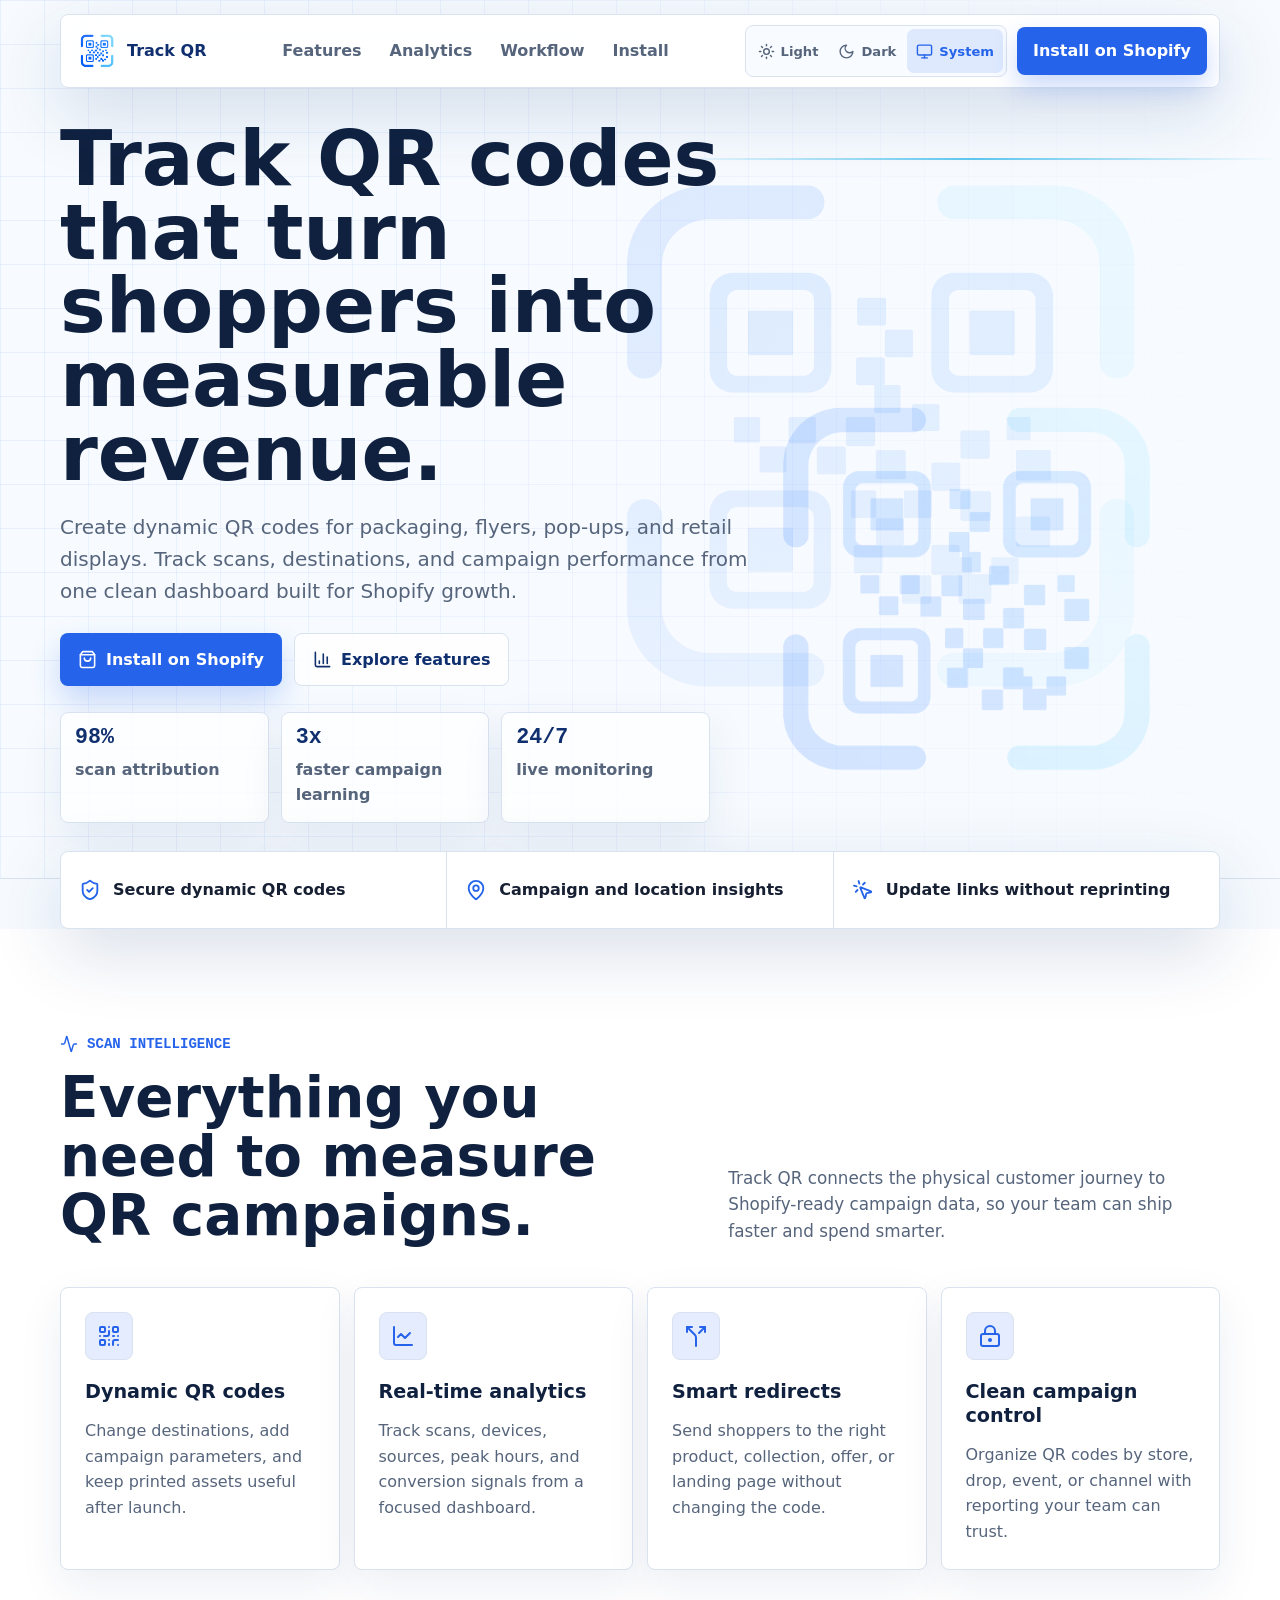
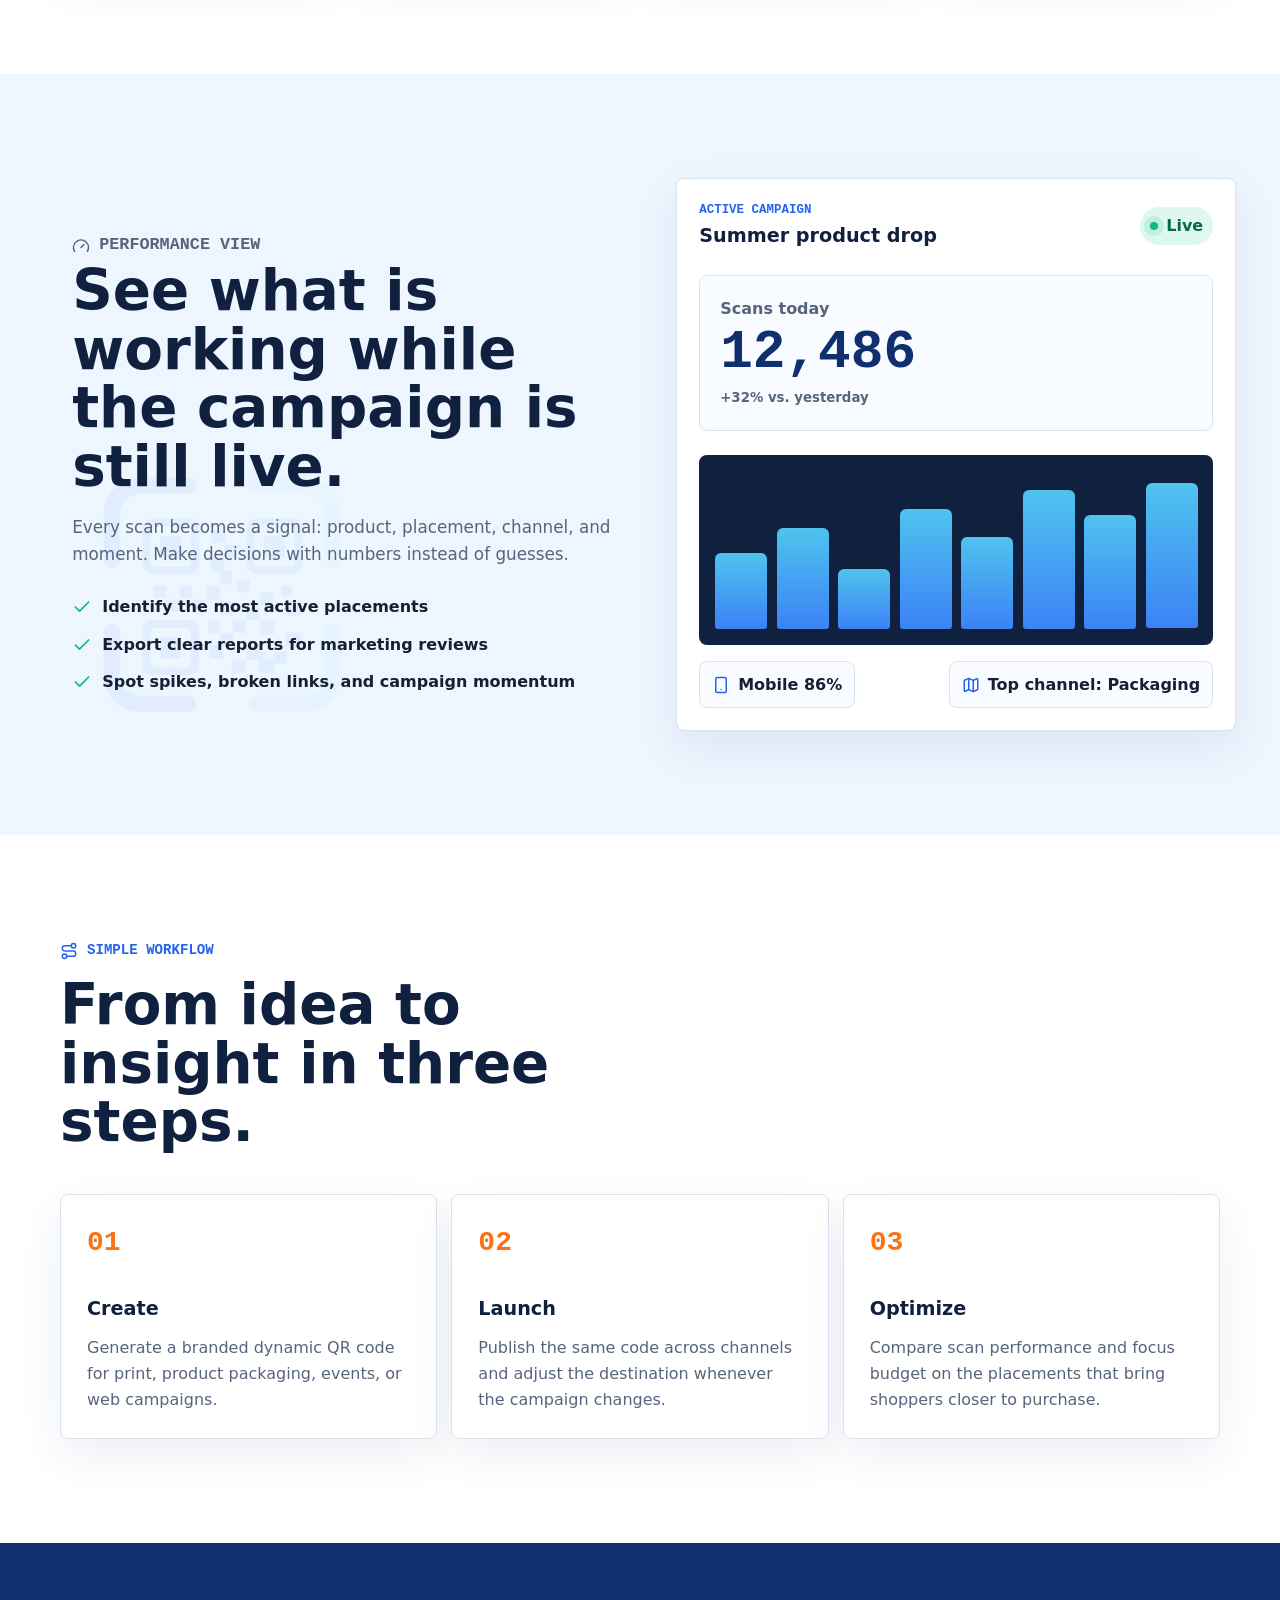
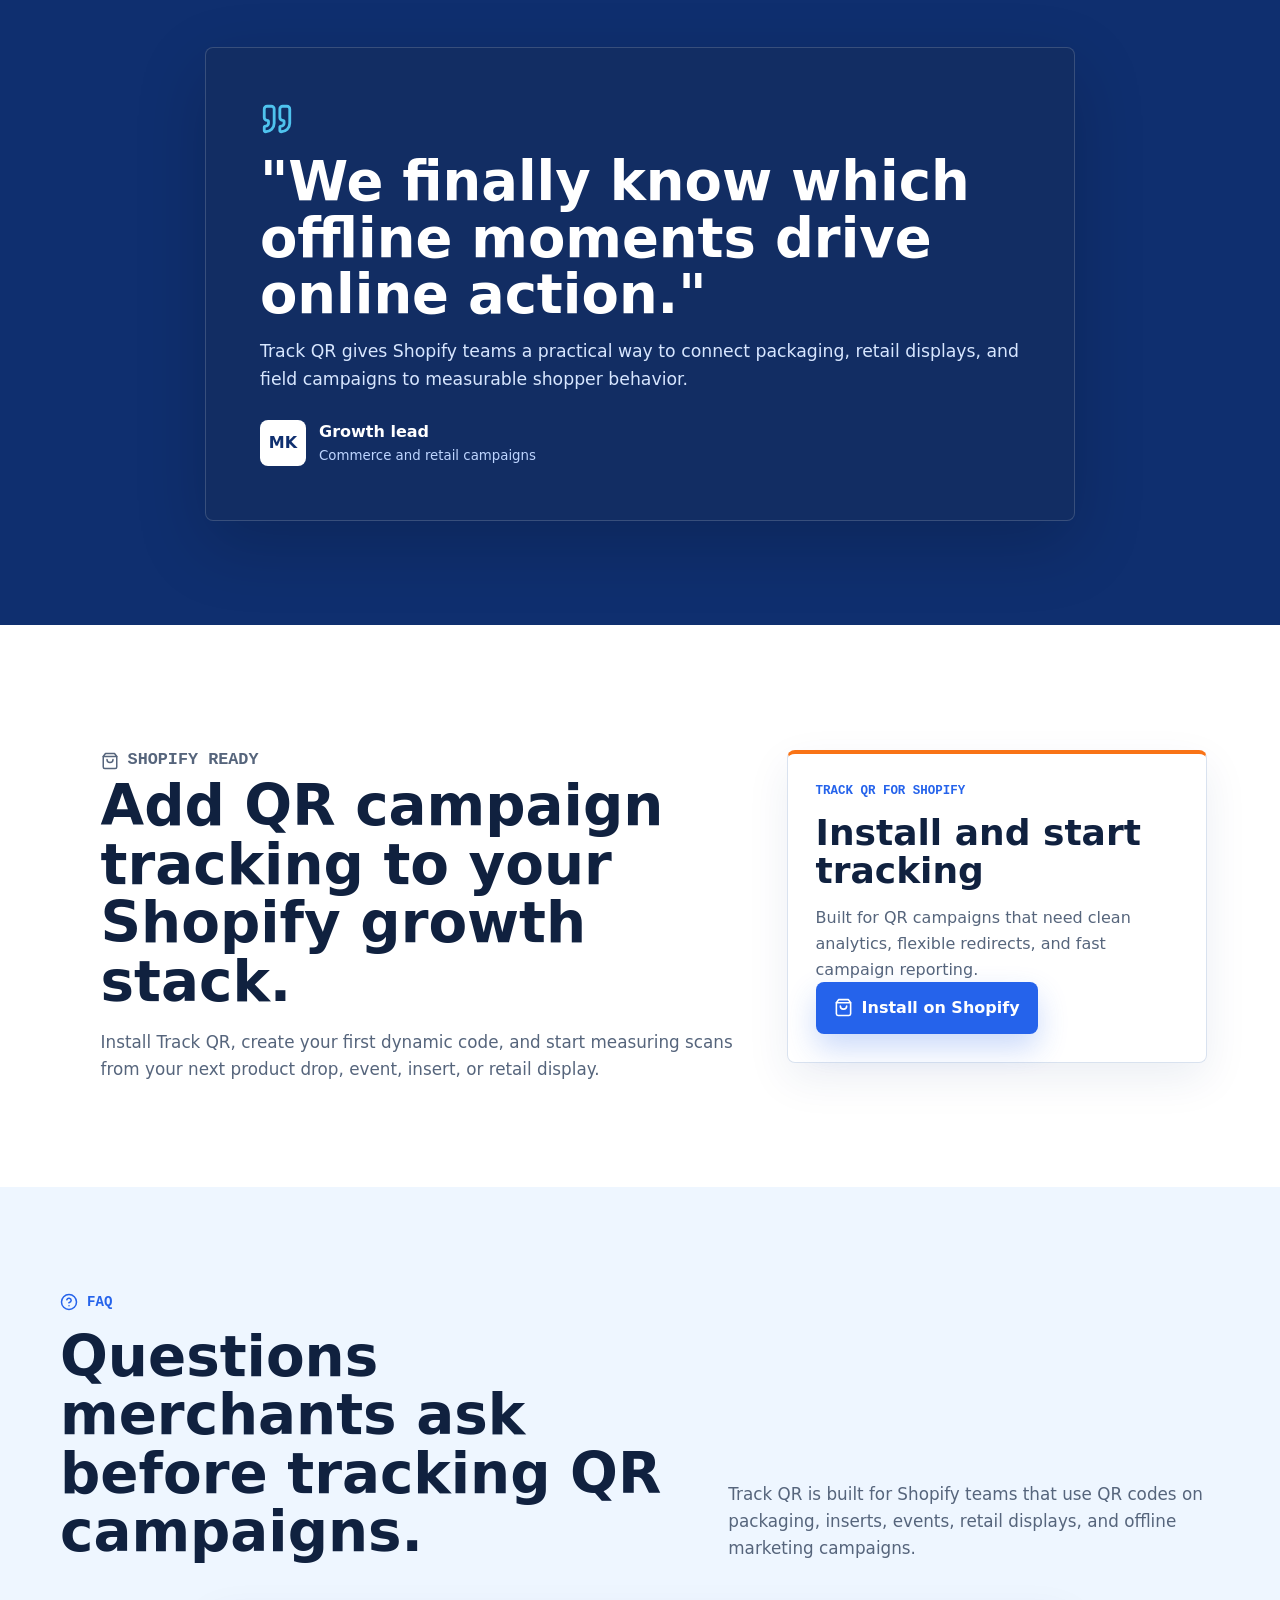
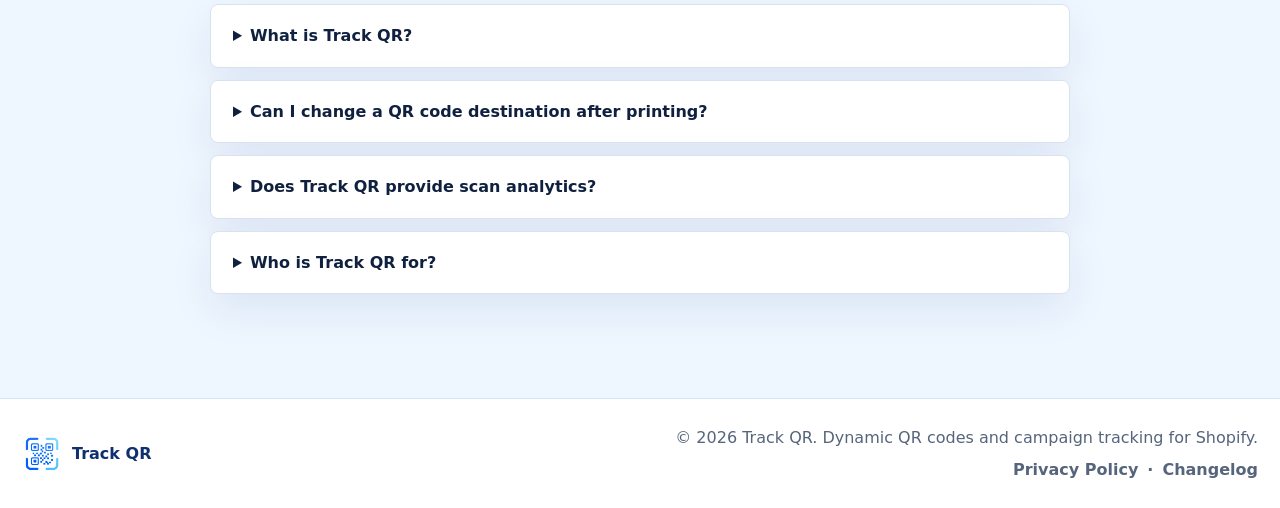
<file: index.html>
<!doctype html>
<html lang="en">

<head>
  <meta charset="utf-8" />
  <meta name="viewport" content="width=device-width, initial-scale=1" />
  <title>Track QR | Shopify QR Code Tracking App for Campaign Analytics</title>
  <meta name="description"
    content="Track QR is a Shopify QR code tracking app for dynamic QR codes, campaign analytics, scan attribution, smart redirects, and CSV reporting." />
  <meta name="robots" content="index, follow, max-image-preview:large" />
  <meta name="author" content="Track QR" />
  <meta name="application-name" content="Track QR" />
  <meta name="google-site-verification" content="1WO5HI22VEIo0wLTFWm4mnIgX4Uyrpyveuc96PK_wcA" />
  <link rel="canonical" href="https://track-qr-web.vercel.app/" />
  <meta name="theme-color" content="#2563eb" />
  <meta property="og:type" content="website" />
  <meta property="og:site_name" content="Track QR" />
  <meta property="og:locale" content="en_US" />
  <meta property="og:title" content="Track QR | Shopify QR Code Tracking App" />
  <meta property="og:description"
    content="Create dynamic QR codes for Shopify campaigns, track scans in real time, update destinations, and export performance reports." />
  <meta property="og:url" content="https://track-qr-web.vercel.app/" />
  <meta property="og:image" content="https://track-qr-web.vercel.app/og-image-trackqr.png" />
  <meta property="og:image:alt" content="Track QR analytics dashboard preview for Shopify QR code campaigns" />
  <meta name="twitter:card" content="summary_large_image" />
  <meta name="twitter:title" content="Track QR | Shopify QR Code Tracking App" />
  <meta name="twitter:description"
    content="Dynamic QR codes, scan tracking, smart redirects, and campaign analytics for Shopify merchants." />
  <meta name="twitter:image" content="https://track-qr-web.vercel.app/og-image-trackqr.png" />
  <link rel="icon" type="image/png" href="TrackQr.png" />
  <link rel="apple-touch-icon" href="TrackQr.png" />
  <script>
    (function () {
      var savedTheme = localStorage.getItem("trackqr-theme") || "system";
      var prefersDark = window.matchMedia("(prefers-color-scheme: dark)").matches;
      document.documentElement.dataset.theme = savedTheme === "system" ? (prefersDark ? "dark" : "light") : savedTheme;
      document.documentElement.dataset.themeChoice = savedTheme;
    })();
  </script>
  <link rel="stylesheet" href="styles.css" />
  <script type="application/ld+json">
      {
        "@context": "https://schema.org",
        "@graph": [
          {
            "@type": "Organization",
            "@id": "https://track-qr-web.vercel.app/#organization",
            "name": "Track QR",
            "url": "https://track-qr-web.vercel.app/",
            "logo": "https://track-qr-web.vercel.app/TrackQr.png"
          },
          {
            "@type": "WebSite",
            "@id": "https://track-qr-web.vercel.app/#website",
            "name": "Track QR",
            "url": "https://track-qr-web.vercel.app/",
            "inLanguage": "en",
            "publisher": {
              "@id": "https://track-qr-web.vercel.app/#organization"
            }
          },
          {
            "@type": "SoftwareApplication",
            "@id": "https://track-qr-web.vercel.app/#app",
            "name": "Track QR",
            "applicationCategory": "BusinessApplication",
            "operatingSystem": "Web",
            "url": "https://track-qr-web.vercel.app/",
            "image": "https://track-qr-web.vercel.app/og-image-trackqr.png",
            "description": "Track QR helps Shopify merchants create dynamic QR codes, track scans, manage smart redirects, and measure campaign performance.",
            "publisher": {
              "@id": "https://track-qr-web.vercel.app/#organization"
            },
            "offers": {
              "@type": "Offer",
              "price": "0",
              "priceCurrency": "USD",
              "availability": "https://schema.org/InStock"
            }
          },
          {
            "@type": "FAQPage",
            "@id": "https://track-qr-web.vercel.app/#faq",
            "mainEntity": [
              {
                "@type": "Question",
                "name": "What is Track QR?",
                "acceptedAnswer": {
                  "@type": "Answer",
                  "text": "Track QR is a Shopify QR code tracking app that helps merchants create dynamic QR codes, update destinations, and measure campaign performance."
                }
              },
              {
                "@type": "Question",
                "name": "Can I change a QR code destination after printing?",
                "acceptedAnswer": {
                  "@type": "Answer",
                  "text": "Yes. Track QR supports dynamic QR code destinations, so merchants can update the target URL without reprinting the QR code."
                }
              },
              {
                "@type": "Question",
                "name": "Does Track QR provide scan analytics?",
                "acceptedAnswer": {
                  "@type": "Answer",
                  "text": "Yes. Track QR provides scan analytics such as campaign activity, devices, locations, recent scans, and CSV exports for reporting."
                }
              }
            ]
          }
        ]
      }
    </script>
</head>

<body>
  <a class="skip-link" href="#main">Skip to content</a>

  <header class="site-header" data-header>
    <nav class="nav-shell" aria-label="Main navigation">
      <a class="brand" href="/" aria-label="Track QR home">
        <img src="TrackQr.png" alt="" width="40" height="40" />
        <span>Track QR</span>
      </a>

      <button class="nav-toggle" type="button" aria-expanded="false" aria-controls="site-menu" data-menu-toggle>
        <i data-lucide="menu" aria-hidden="true"></i>
        <span class="sr-only">Open menu</span>
      </button>

      <div class="nav-links" id="site-menu" data-menu>
        <a href="/" data-scroll-target="features">Features</a>
        <a href="/" data-scroll-target="proof">Analytics</a>
        <a href="/" data-scroll-target="workflow">Workflow</a>
        <a href="/" data-scroll-target="install">Install</a>
      </div>

      <div class="nav-actions">
        <div class="theme-switcher" aria-label="Theme preference">
          <button type="button" class="theme-option" data-theme-option="light" aria-label="Use light theme">
            <i data-lucide="sun" aria-hidden="true"></i>
            <span>Light</span>
          </button>
          <button type="button" class="theme-option" data-theme-option="dark" aria-label="Use dark theme">
            <i data-lucide="moon" aria-hidden="true"></i>
            <span>Dark</span>
          </button>
          <button type="button" class="theme-option" data-theme-option="system" aria-label="Use system theme">
            <i data-lucide="monitor" aria-hidden="true"></i>
            <span>System</span>
          </button>
        </div>
        <a class="nav-cta" href="https://apps.shopify.com/trackqr" target="_blank" rel="noopener noreferrer">Install on
          Shopify</a>
      </div>
    </nav>
  </header>

  <main id="main">
    <section class="hero" id="top" aria-labelledby="hero-title">
      <div class="hero-visual" aria-hidden="true">
        <img src="TrackQr.png" alt="" />
        <div class="scan-line"></div>
      </div>

      <div class="hero-content reveal">
        <h1 id="hero-title">Track QR codes that turn shoppers into measurable revenue.</h1>
        <p class="hero-copy">
          Create dynamic QR codes for packaging, flyers, pop-ups, and retail displays. Track scans, destinations, and
          campaign performance from one clean dashboard built for Shopify growth.
        </p>

        <div class="hero-actions" aria-label="Primary actions">
          <a class="button button-primary" href="https://apps.shopify.com/trackqr" target="_blank"
            rel="noopener noreferrer">
            <i data-lucide="shopping-bag" aria-hidden="true"></i>
            Install on Shopify
          </a>
          <a class="button button-secondary" href="/" data-scroll-target="features">
            <i data-lucide="bar-chart-3" aria-hidden="true"></i>
            Explore features
          </a>
        </div>

        <dl class="hero-metrics" aria-label="Track QR indicators">
          <div>
            <dt><span data-count="98">0</span>%</dt>
            <dd>scan attribution</dd>
          </div>
          <div>
            <dt><span data-count="3">0</span>x</dt>
            <dd>faster campaign learning</dd>
          </div>
          <div>
            <dt><span data-count="24">0</span>/7</dt>
            <dd>live monitoring</dd>
          </div>
        </dl>
      </div>
    </section>

    <section class="trust-band" aria-label="Key benefits">
      <div class="trust-item">
        <i data-lucide="shield-check" aria-hidden="true"></i>
        Secure dynamic QR codes
      </div>
      <div class="trust-item">
        <i data-lucide="map-pin" aria-hidden="true"></i>
        Campaign and location insights
      </div>
      <div class="trust-item">
        <i data-lucide="mouse-pointer-click" aria-hidden="true"></i>
        Update links without reprinting
      </div>
    </section>

    <section class="section section-grid" id="features" aria-labelledby="features-title">
      <div class="section-heading reveal">
        <div>
          <p class="eyebrow">
            <i data-lucide="activity" aria-hidden="true"></i>
            Scan intelligence
          </p>
          <h2 id="features-title">Everything you need to measure QR campaigns.</h2>
        </div>
        <p>
          Track QR connects the physical customer journey to Shopify-ready campaign data, so your team can ship faster
          and spend smarter.
        </p>
      </div>

      <div class="feature-grid">
        <article class="feature-card reveal">
          <span class="icon-chip"><i data-lucide="qr-code" aria-hidden="true"></i></span>
          <h3>Dynamic QR codes</h3>
          <p>Change destinations, add campaign parameters, and keep printed assets useful after launch.</p>
        </article>
        <article class="feature-card reveal">
          <span class="icon-chip"><i data-lucide="line-chart" aria-hidden="true"></i></span>
          <h3>Real-time analytics</h3>
          <p>Track scans, devices, sources, peak hours, and conversion signals from a focused dashboard.</p>
        </article>
        <article class="feature-card reveal">
          <span class="icon-chip"><i data-lucide="split" aria-hidden="true"></i></span>
          <h3>Smart redirects</h3>
          <p>Send shoppers to the right product, collection, offer, or landing page without changing the code.</p>
        </article>
        <article class="feature-card reveal">
          <span class="icon-chip"><i data-lucide="lock-keyhole" aria-hidden="true"></i></span>
          <h3>Clean campaign control</h3>
          <p>Organize QR codes by store, drop, event, or channel with reporting your team can trust.</p>
        </article>
      </div>
    </section>

    <section class="analytics-section" id="proof" aria-labelledby="proof-title">
      <div class="analytics-copy reveal">
        <p class="eyebrow">
          <i data-lucide="gauge" aria-hidden="true"></i>
          Performance view
        </p>
        <h2 id="proof-title">See what is working while the campaign is still live.</h2>
        <p>
          Every scan becomes a signal: product, placement, channel, and moment. Make decisions with numbers instead of
          guesses.
        </p>
        <ul class="check-list">
          <li><i data-lucide="check" aria-hidden="true"></i> Identify the most active placements</li>
          <li><i data-lucide="check" aria-hidden="true"></i> Export clear reports for marketing reviews</li>
          <li><i data-lucide="check" aria-hidden="true"></i> Spot spikes, broken links, and campaign momentum</li>
        </ul>
      </div>

      <div class="dashboard-panel reveal" aria-label="Analytics dashboard preview">
        <div class="panel-top">
          <div>
            <span class="panel-kicker">Active campaign</span>
            <strong>Summer product drop</strong>
          </div>
          <span class="live-pill"><span></span> Live</span>
        </div>
        <div class="panel-metric">
          <span>Scans today</span>
          <strong>12,486</strong>
          <small>+32% vs. yesterday</small>
        </div>
        <div class="chart-bars" aria-hidden="true">
          <span style="--h: 48%"></span>
          <span style="--h: 64%"></span>
          <span style="--h: 38%"></span>
          <span style="--h: 76%"></span>
          <span style="--h: 58%"></span>
          <span style="--h: 88%"></span>
          <span style="--h: 72%"></span>
          <span style="--h: 92%"></span>
        </div>
        <div class="insight-row">
          <span><i data-lucide="smartphone" aria-hidden="true"></i> Mobile 86%</span>
          <span><i data-lucide="map" aria-hidden="true"></i> Top channel: Packaging</span>
        </div>
      </div>
    </section>

    <section class="section workflow" id="workflow" aria-labelledby="workflow-title">
      <div class="section-heading reveal">
        <div>
          <p class="eyebrow">
            <i data-lucide="route" aria-hidden="true"></i>
            Simple workflow
          </p>
          <h2 id="workflow-title">From idea to insight in three steps.</h2>
        </div>
      </div>

      <div class="steps">
        <article class="step reveal">
          <span>01</span>
          <h3>Create</h3>
          <p>Generate a branded dynamic QR code for print, product packaging, events, or web campaigns.</p>
        </article>
        <article class="step reveal">
          <span>02</span>
          <h3>Launch</h3>
          <p>Publish the same code across channels and adjust the destination whenever the campaign changes.</p>
        </article>
        <article class="step reveal">
          <span>03</span>
          <h3>Optimize</h3>
          <p>Compare scan performance and focus budget on the placements that bring shoppers closer to purchase.</p>
        </article>
      </div>
    </section>

    <section class="quote-section" aria-labelledby="quote-title">
      <div class="quote-card reveal">
        <i data-lucide="quote" aria-hidden="true"></i>
        <h2 id="quote-title">"We finally know which offline moments drive online action."</h2>
        <p>
          Track QR gives Shopify teams a practical way to connect packaging, retail displays, and field campaigns to
          measurable shopper behavior.
        </p>
        <div class="quote-author">
          <span>MK</span>
          <div>
            <strong>Growth lead</strong>
            <small>Commerce and retail campaigns</small>
          </div>
        </div>
      </div>
    </section>

    <section class="install-section" id="install" aria-labelledby="install-title">
      <div class="install-copy reveal">
        <p class="eyebrow">
          <i data-lucide="shopping-bag" aria-hidden="true"></i>
          Shopify ready
        </p>
        <h2 id="install-title">Add QR campaign tracking to your Shopify growth stack.</h2>
        <p>
          Install Track QR, create your first dynamic code, and start measuring scans from your next product drop,
          event, insert, or retail display.
        </p>
      </div>
      <div class="install-card reveal">
        <span class="pricing-label">Track QR for Shopify</span>
        <strong>Install and start tracking</strong>
        <p>Built for QR campaigns that need clean analytics, flexible redirects, and fast campaign reporting.</p>
        <a class="button button-primary" href="https://apps.shopify.com/trackqr" target="_blank"
          rel="noopener noreferrer" aria-label="Install Track QR on Shopify">
          <i data-lucide="shopping-bag" aria-hidden="true"></i>
          Install on Shopify
        </a>
      </div>
    </section>

    <section class="section faq-section" id="faq" aria-labelledby="faq-title">
      <div class="section-heading reveal">
        <div>
          <p class="eyebrow">
            <i data-lucide="circle-help" aria-hidden="true"></i>
            FAQ
          </p>
          <h2 id="faq-title">Questions merchants ask before tracking QR campaigns.</h2>
        </div>
        <p>
          Track QR is built for Shopify teams that use QR codes on packaging, inserts, events, retail displays, and
          offline marketing campaigns.
        </p>
      </div>

      <div class="faq-list">
        <details class="faq-item reveal">
          <summary>What is Track QR?</summary>
          <p>Track QR is a Shopify QR code tracking app that helps merchants create dynamic QR codes, update
            destinations, and measure campaign performance.</p>
        </details>
        <details class="faq-item reveal">
          <summary>Can I change a QR code destination after printing?</summary>
          <p>Yes. Dynamic QR destinations let you update the target URL without reprinting packaging, flyers, inserts,
            or retail assets.</p>
        </details>
        <details class="faq-item reveal">
          <summary>Does Track QR provide scan analytics?</summary>
          <p>Yes. Track QR helps you review scan activity, devices, locations, recent scans, top QR codes, and campaign
            exports.</p>
        </details>
        <details class="faq-item reveal">
          <summary>Who is Track QR for?</summary>
          <p>Track QR is for Shopify merchants, growth teams, agencies, and retail operators that need to connect
            offline QR campaigns to measurable online actions.</p>
        </details>
      </div>
    </section>
  </main>

  <footer class="site-footer">
    <a class="brand" href="/" aria-label="Track QR home">
      <img src="TrackQr.png" alt="" width="34" height="34" />
      <span>Track QR</span>
    </a>
    <div class="footer-meta">
      <p>© 2026 Track QR. Dynamic QR codes and campaign tracking for Shopify.</p>
      <p class="footer-links">
        <a href="/privacy-policy">Privacy Policy</a>
        <span aria-hidden="true">·</span>
        <a href="/changelog">Changelog</a>
      </p>
    </div>
  </footer>

  <script src="lucide.min.js"></script>
  <script src="script.js"></script>
</body>

</html>
</file>
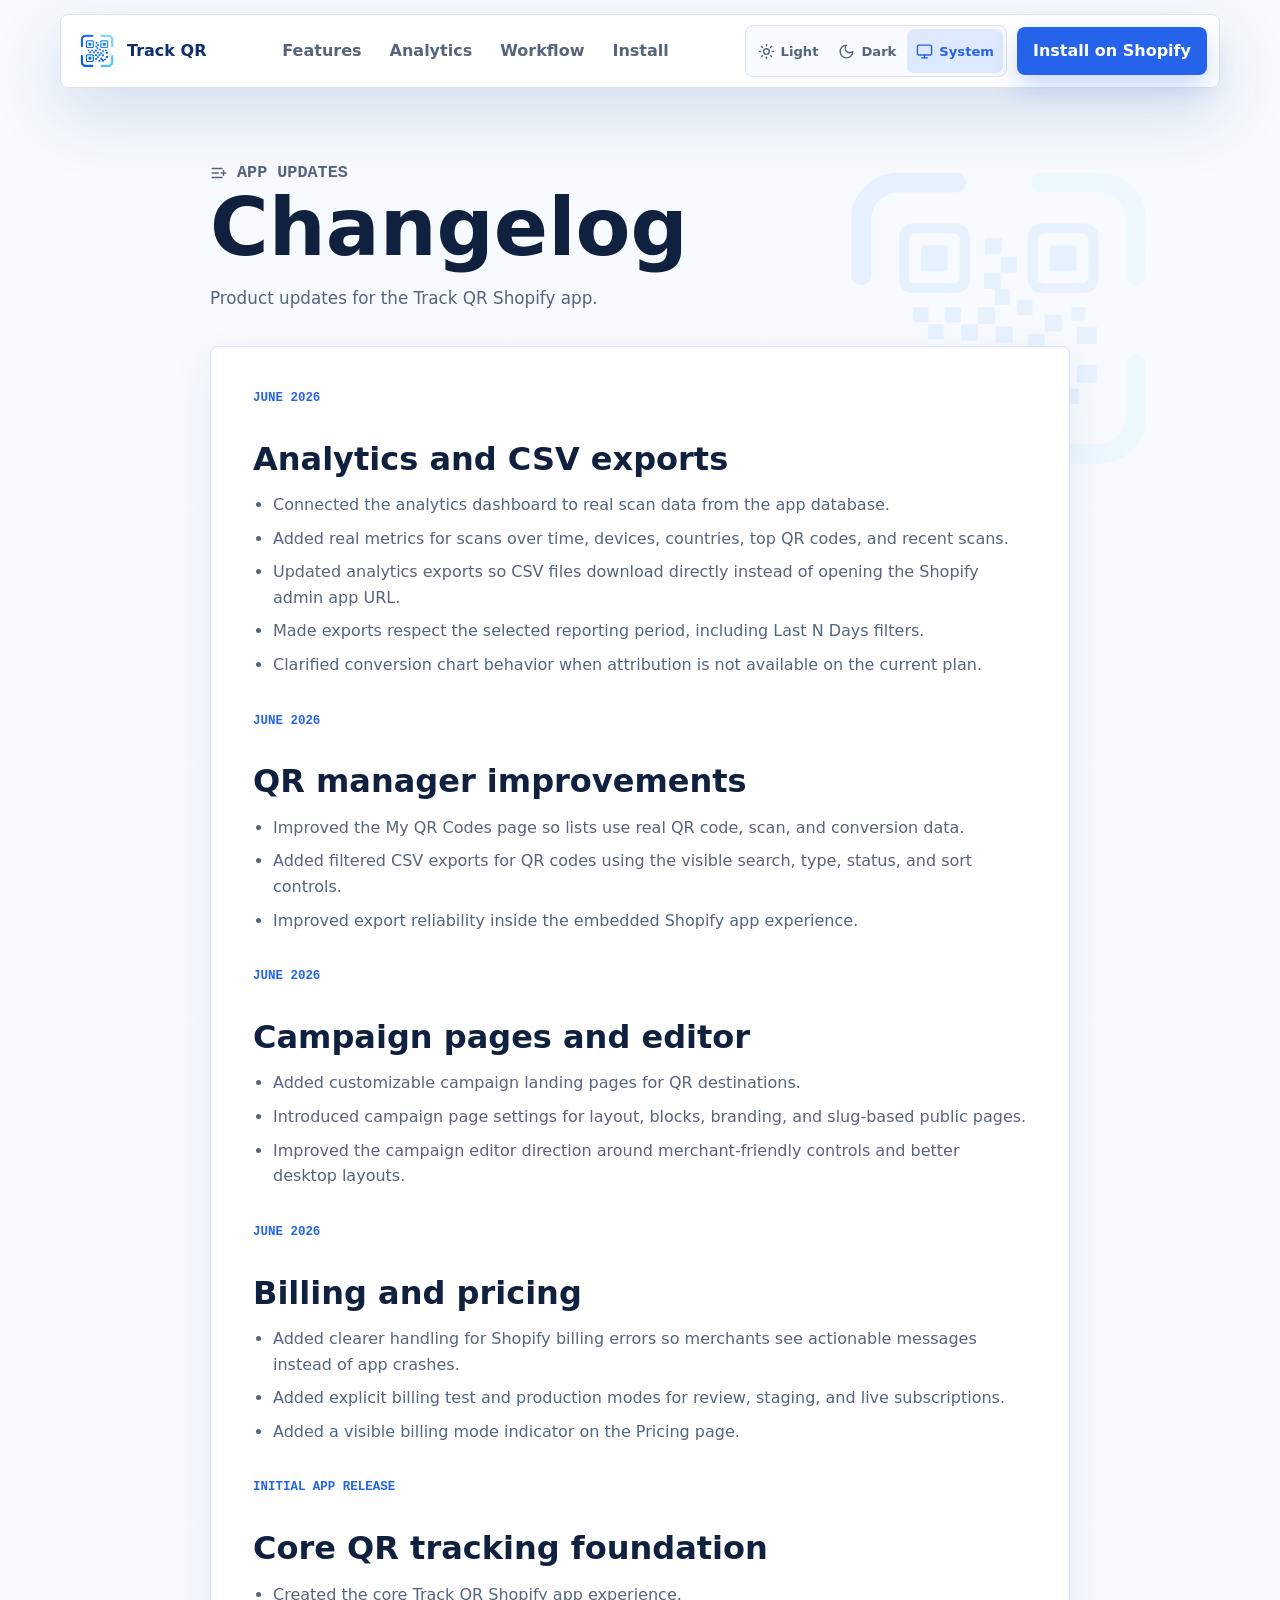
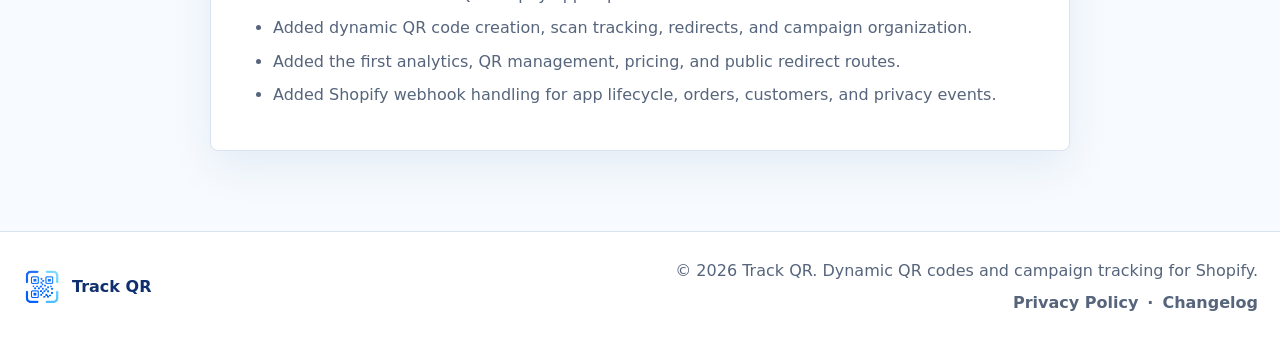
<file: changelog.html>
<!doctype html>
<html lang="en">
  <head>
    <meta charset="utf-8" />
    <meta name="viewport" content="width=device-width, initial-scale=1" />
    <title>Changelog | Track QR</title>
    <meta name="description" content="Track QR app changelog: QR code management, campaign pages, analytics, CSV exports, billing, and Shopify app updates." />
    <meta name="robots" content="index, follow, max-image-preview:large" />
    <meta name="author" content="Track QR" />
    <link rel="canonical" href="https://track-qr-web.vercel.app/changelog" />
    <meta name="theme-color" content="#2563eb" />
    <meta property="og:type" content="article" />
    <meta property="og:site_name" content="Track QR" />
    <meta property="og:locale" content="en_US" />
    <meta property="og:title" content="Changelog | Track QR" />
    <meta property="og:description" content="Follow product updates for Track QR, including analytics, QR manager, campaign pages, exports, and billing improvements." />
    <meta property="og:url" content="https://track-qr-web.vercel.app/changelog" />
    <meta property="og:image" content="https://track-qr-web.vercel.app/og-image-trackqr.png" />
    <meta name="twitter:card" content="summary_large_image" />
    <meta name="twitter:title" content="Changelog | Track QR" />
    <meta name="twitter:description" content="Product updates for the Track QR Shopify app." />
    <meta name="twitter:image" content="https://track-qr-web.vercel.app/og-image-trackqr.png" />
    <link rel="icon" type="image/png" href="TrackQr.png" />
    <link rel="apple-touch-icon" href="TrackQr.png" />
    <script>
      (function () {
        var savedTheme = localStorage.getItem("trackqr-theme") || "system";
        var prefersDark = window.matchMedia("(prefers-color-scheme: dark)").matches;
        document.documentElement.dataset.theme = savedTheme === "system" ? (prefersDark ? "dark" : "light") : savedTheme;
        document.documentElement.dataset.themeChoice = savedTheme;
      })();
    </script>
    <link rel="stylesheet" href="styles.css" />
    <script type="application/ld+json">
      {
        "@context": "https://schema.org",
        "@type": "WebPage",
        "@id": "https://track-qr-web.vercel.app/changelog",
        "url": "https://track-qr-web.vercel.app/changelog",
        "name": "Changelog | Track QR",
        "description": "Product updates for the Track QR Shopify app.",
        "inLanguage": "en",
        "isPartOf": {
          "@type": "WebSite",
          "name": "Track QR",
          "url": "https://track-qr-web.vercel.app/"
        }
      }
    </script>
  </head>
  <body>
    <a class="skip-link" href="#main">Skip to content</a>
    <header class="site-header" data-header>
      <nav class="nav-shell" aria-label="Main navigation">
        <a class="brand" href="/" aria-label="Track QR home">
          <img src="TrackQr.png" alt="" width="40" height="40" />
          <span>Track QR</span>
        </a>
        <button class="nav-toggle" type="button" aria-expanded="false" aria-controls="site-menu" data-menu-toggle>
          <i data-lucide="menu" aria-hidden="true"></i>
          <span class="sr-only">Open menu</span>
        </button>
        <div class="nav-links" id="site-menu" data-menu>
          <a href="/?section=features">Features</a>
          <a href="/?section=proof">Analytics</a>
          <a href="/?section=workflow">Workflow</a>
          <a href="/?section=install">Install</a>
        </div>
        <div class="nav-actions">
          <div class="theme-switcher" aria-label="Theme preference">
            <button type="button" class="theme-option" data-theme-option="light" aria-label="Use light theme"><i data-lucide="sun" aria-hidden="true"></i><span>Light</span></button>
            <button type="button" class="theme-option" data-theme-option="dark" aria-label="Use dark theme"><i data-lucide="moon" aria-hidden="true"></i><span>Dark</span></button>
            <button type="button" class="theme-option" data-theme-option="system" aria-label="Use system theme"><i data-lucide="monitor" aria-hidden="true"></i><span>System</span></button>
          </div>
          <a class="nav-cta" href="https://apps.shopify.com/trackqr" target="_blank" rel="noopener noreferrer">Install on Shopify</a>
        </div>
      </nav>
    </header>

    <main id="main" class="legal-page">
      <section class="legal-hero">
        <p class="eyebrow"><i data-lucide="list-plus" aria-hidden="true"></i> App updates</p>
        <h1>Changelog</h1>
        <p>Product updates for the Track QR Shopify app.</p>
      </section>

      <article class="legal-content changelog-list">
        <section>
          <span class="panel-kicker">June 2026</span>
          <h2>Analytics and CSV exports</h2>
          <ul>
            <li>Connected the analytics dashboard to real scan data from the app database.</li>
            <li>Added real metrics for scans over time, devices, countries, top QR codes, and recent scans.</li>
            <li>Updated analytics exports so CSV files download directly instead of opening the Shopify admin app URL.</li>
            <li>Made exports respect the selected reporting period, including Last N Days filters.</li>
            <li>Clarified conversion chart behavior when attribution is not available on the current plan.</li>
          </ul>
        </section>

        <section>
          <span class="panel-kicker">June 2026</span>
          <h2>QR manager improvements</h2>
          <ul>
            <li>Improved the My QR Codes page so lists use real QR code, scan, and conversion data.</li>
            <li>Added filtered CSV exports for QR codes using the visible search, type, status, and sort controls.</li>
            <li>Improved export reliability inside the embedded Shopify app experience.</li>
          </ul>
        </section>

        <section>
          <span class="panel-kicker">June 2026</span>
          <h2>Campaign pages and editor</h2>
          <ul>
            <li>Added customizable campaign landing pages for QR destinations.</li>
            <li>Introduced campaign page settings for layout, blocks, branding, and slug-based public pages.</li>
            <li>Improved the campaign editor direction around merchant-friendly controls and better desktop layouts.</li>
          </ul>
        </section>

        <section>
          <span class="panel-kicker">June 2026</span>
          <h2>Billing and pricing</h2>
          <ul>
            <li>Added clearer handling for Shopify billing errors so merchants see actionable messages instead of app crashes.</li>
            <li>Added explicit billing test and production modes for review, staging, and live subscriptions.</li>
            <li>Added a visible billing mode indicator on the Pricing page.</li>
          </ul>
        </section>

        <section>
          <span class="panel-kicker">Initial app release</span>
          <h2>Core QR tracking foundation</h2>
          <ul>
            <li>Created the core Track QR Shopify app experience.</li>
            <li>Added dynamic QR code creation, scan tracking, redirects, and campaign organization.</li>
            <li>Added the first analytics, QR management, pricing, and public redirect routes.</li>
            <li>Added Shopify webhook handling for app lifecycle, orders, customers, and privacy events.</li>
          </ul>
        </section>
      </article>
    </main>

    <footer class="site-footer">
      <a class="brand" href="/" aria-label="Track QR home">
        <img src="TrackQr.png" alt="" width="34" height="34" />
        <span>Track QR</span>
      </a>
      <div class="footer-meta">
        <p>© 2026 Track QR. Dynamic QR codes and campaign tracking for Shopify.</p>
        <p class="footer-links">
          <a href="/privacy-policy">Privacy Policy</a>
          <span aria-hidden="true">·</span>
          <a href="/changelog">Changelog</a>
        </p>
      </div>
    </footer>

    <script src="lucide.min.js"></script>
    <script src="script.js"></script>
  </body>
</html>
</file>
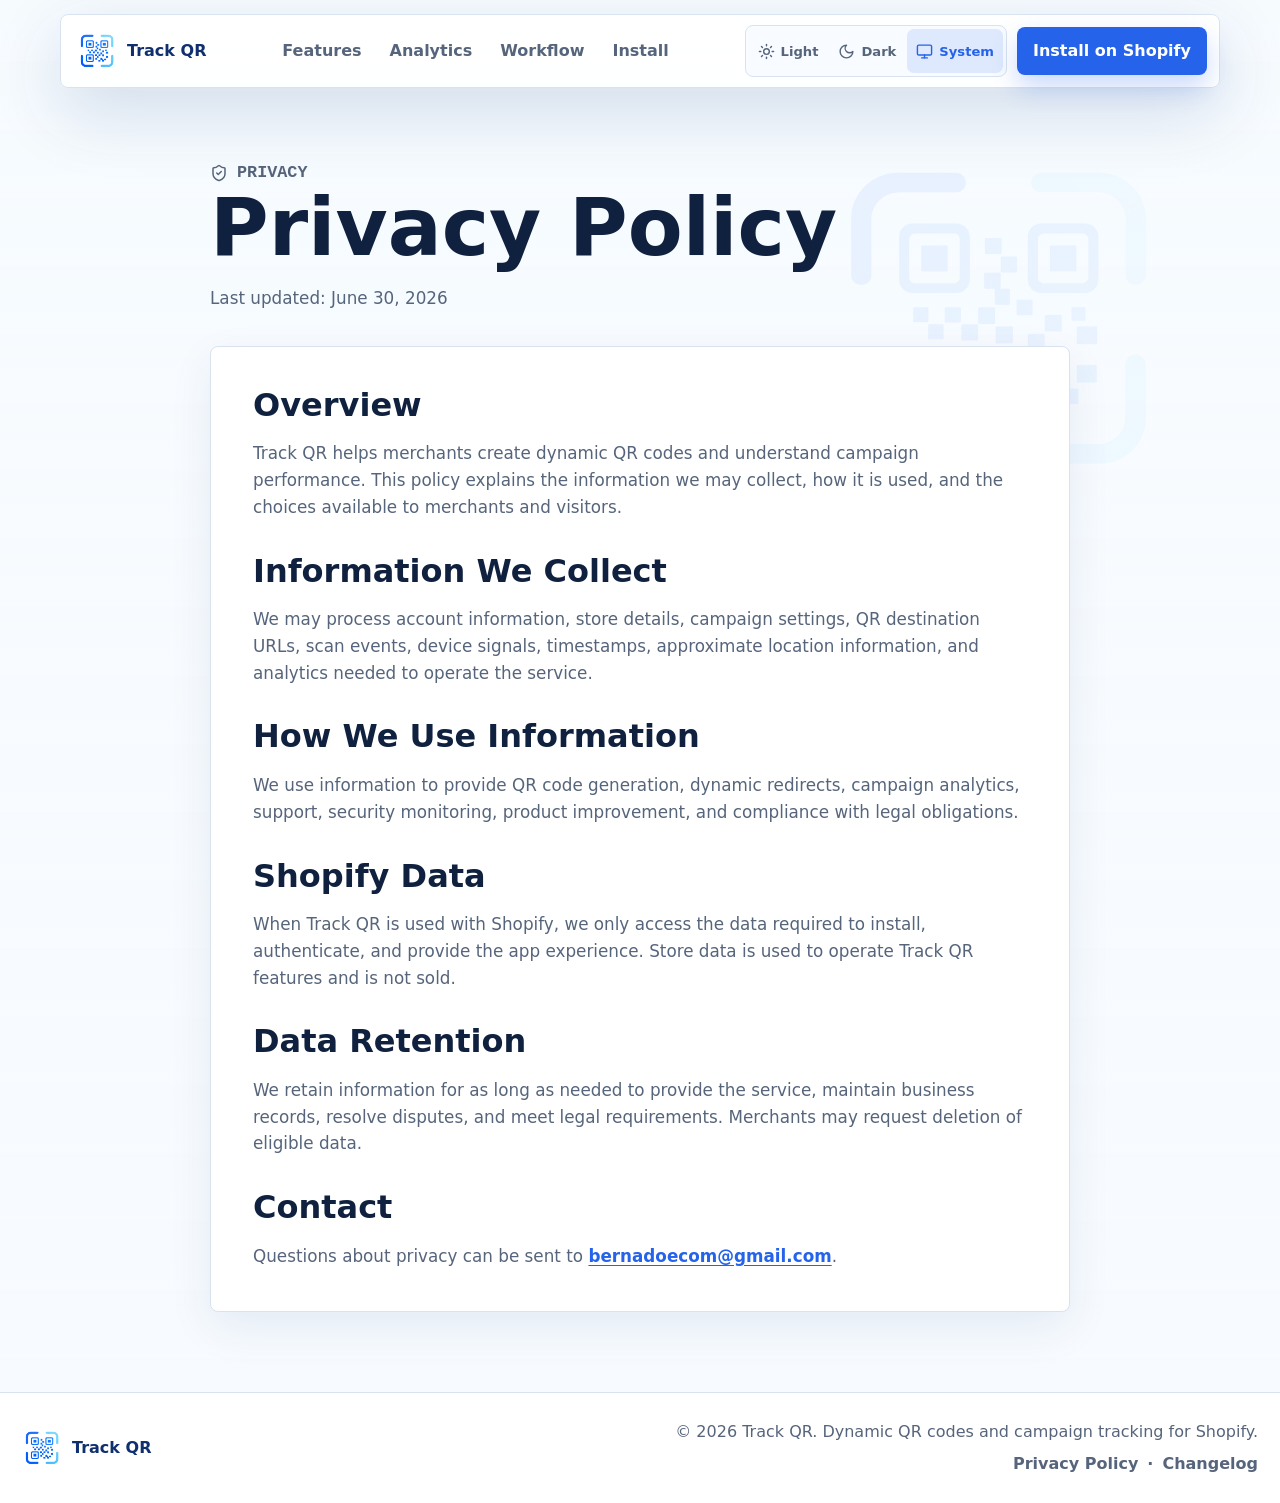
<file: privacy-policy.html>
<!doctype html>
<html lang="en">
  <head>
    <meta charset="utf-8" />
    <meta name="viewport" content="width=device-width, initial-scale=1" />
    <title>Privacy Policy | Track QR</title>
    <meta name="description" content="Read the Track QR privacy policy for QR campaign tracking, analytics, and Shopify app data handling." />
    <meta name="robots" content="index, follow, max-image-preview:large" />
    <meta name="author" content="Track QR" />
    <link rel="canonical" href="https://track-qr-web.vercel.app/privacy-policy" />
    <meta name="theme-color" content="#2563eb" />
    <meta property="og:type" content="article" />
    <meta property="og:site_name" content="Track QR" />
    <meta property="og:locale" content="en_US" />
    <meta property="og:title" content="Privacy Policy | Track QR" />
    <meta property="og:description" content="Read how Track QR handles data for QR campaign tracking, analytics, and Shopify app features." />
    <meta property="og:url" content="https://track-qr-web.vercel.app/privacy-policy" />
    <meta property="og:image" content="https://track-qr-web.vercel.app/og-image-trackqr.png" />
    <meta name="twitter:card" content="summary_large_image" />
    <meta name="twitter:title" content="Privacy Policy | Track QR" />
    <meta name="twitter:description" content="Privacy information for Track QR, a Shopify QR code tracking app." />
    <meta name="twitter:image" content="https://track-qr-web.vercel.app/og-image-trackqr.png" />
    <link rel="icon" type="image/png" href="TrackQr.png" />
    <link rel="apple-touch-icon" href="TrackQr.png" />
    <script>
      (function () {
        var savedTheme = localStorage.getItem("trackqr-theme") || "system";
        var prefersDark = window.matchMedia("(prefers-color-scheme: dark)").matches;
        document.documentElement.dataset.theme = savedTheme === "system" ? (prefersDark ? "dark" : "light") : savedTheme;
        document.documentElement.dataset.themeChoice = savedTheme;
      })();
    </script>
    <link rel="stylesheet" href="styles.css" />
    <script type="application/ld+json">
      {
        "@context": "https://schema.org",
        "@type": "WebPage",
        "@id": "https://track-qr-web.vercel.app/privacy-policy",
        "url": "https://track-qr-web.vercel.app/privacy-policy",
        "name": "Privacy Policy | Track QR",
        "description": "Privacy information for Track QR, a Shopify QR code tracking app.",
        "inLanguage": "en",
        "isPartOf": {
          "@type": "WebSite",
          "name": "Track QR",
          "url": "https://track-qr-web.vercel.app/"
        }
      }
    </script>
  </head>
  <body>
    <a class="skip-link" href="#main">Skip to content</a>
    <header class="site-header" data-header>
      <nav class="nav-shell" aria-label="Main navigation">
        <a class="brand" href="/" aria-label="Track QR home">
          <img src="TrackQr.png" alt="" width="40" height="40" />
          <span>Track QR</span>
        </a>
        <button class="nav-toggle" type="button" aria-expanded="false" aria-controls="site-menu" data-menu-toggle>
          <i data-lucide="menu" aria-hidden="true"></i>
          <span class="sr-only">Open menu</span>
        </button>
        <div class="nav-links" id="site-menu" data-menu>
          <a href="/?section=features">Features</a>
          <a href="/?section=proof">Analytics</a>
          <a href="/?section=workflow">Workflow</a>
          <a href="/?section=install">Install</a>
        </div>
        <div class="nav-actions">
          <div class="theme-switcher" aria-label="Theme preference">
            <button type="button" class="theme-option" data-theme-option="light" aria-label="Use light theme"><i data-lucide="sun" aria-hidden="true"></i><span>Light</span></button>
            <button type="button" class="theme-option" data-theme-option="dark" aria-label="Use dark theme"><i data-lucide="moon" aria-hidden="true"></i><span>Dark</span></button>
            <button type="button" class="theme-option" data-theme-option="system" aria-label="Use system theme"><i data-lucide="monitor" aria-hidden="true"></i><span>System</span></button>
          </div>
          <a class="nav-cta" href="https://apps.shopify.com/trackqr" target="_blank" rel="noopener noreferrer">Install on Shopify</a>
        </div>
      </nav>
    </header>

    <main id="main" class="legal-page">
      <section class="legal-hero">
        <p class="eyebrow"><i data-lucide="shield-check" aria-hidden="true"></i> Privacy</p>
        <h1>Privacy Policy</h1>
        <p>Last updated: June 30, 2026</p>
      </section>

      <article class="legal-content">
        <h2>Overview</h2>
        <p>
          Track QR helps merchants create dynamic QR codes and understand campaign performance. This policy explains the information we may collect, how it is used, and the choices available to merchants and visitors.
        </p>

        <h2>Information We Collect</h2>
        <p>
          We may process account information, store details, campaign settings, QR destination URLs, scan events, device signals, timestamps, approximate location information, and analytics needed to operate the service.
        </p>

        <h2>How We Use Information</h2>
        <p>
          We use information to provide QR code generation, dynamic redirects, campaign analytics, support, security monitoring, product improvement, and compliance with legal obligations.
        </p>

        <h2>Shopify Data</h2>
        <p>
          When Track QR is used with Shopify, we only access the data required to install, authenticate, and provide the app experience. Store data is used to operate Track QR features and is not sold.
        </p>

        <h2>Data Retention</h2>
        <p>
          We retain information for as long as needed to provide the service, maintain business records, resolve disputes, and meet legal requirements. Merchants may request deletion of eligible data.
        </p>

        <h2>Contact</h2>
        <p>
          Questions about privacy can be sent to <a href="mailto:bernadoecom@gmail.com">bernadoecom@gmail.com</a>.
        </p>
      </article>
    </main>

    <footer class="site-footer">
      <a class="brand" href="/" aria-label="Track QR home">
        <img src="TrackQr.png" alt="" width="34" height="34" />
        <span>Track QR</span>
      </a>
      <div class="footer-meta">
        <p>© 2026 Track QR. Dynamic QR codes and campaign tracking for Shopify.</p>
        <p class="footer-links">
          <a href="/privacy-policy">Privacy Policy</a>
          <span aria-hidden="true">·</span>
          <a href="/changelog">Changelog</a>
        </p>
      </div>
    </footer>

    <script src="lucide.min.js"></script>
    <script src="script.js"></script>
  </body>
</html>
</file>
<file: styles.css>
:root {
  color-scheme: light;
  --blue-950: #0f2f6f;
  --blue-800: #1d4ed8;
  --blue-700: #2563eb;
  --blue-500: #3b82f6;
  --cyan-400: #4fc3ee;
  --orange-500: #f97316;
  --emerald-500: #10b981;
  --ink: #172033;
  --heading: #10213f;
  --muted: #56657c;
  --line: #d9e2ef;
  --surface: #ffffff;
  --surface-soft: #f7fbff;
  --section: #eef6ff;
  --panel: #ffffff;
  --panel-subtle: #f8fbff;
  --nav-bg: rgba(255, 255, 255, 0.9);
  --button-secondary: rgba(255, 255, 255, 0.84);
  --shadow: 0 24px 70px rgba(21, 58, 117, 0.16);
  --card-shadow: 0 16px 44px rgba(15, 47, 111, 0.08);
  --radius: 8px;
  --max: 1160px;
}

[data-theme="dark"] {
  color-scheme: dark;
  --blue-950: #b9d6ff;
  --blue-800: #8bbcff;
  --blue-700: #60a5fa;
  --blue-500: #3b82f6;
  --cyan-400: #67e8f9;
  --orange-500: #fb923c;
  --emerald-500: #34d399;
  --ink: #e8f1ff;
  --heading: #f8fbff;
  --muted: #afc0d8;
  --line: rgba(151, 179, 218, 0.22);
  --surface: #0b1220;
  --surface-soft: #09111f;
  --section: #0f1b2f;
  --panel: #121d31;
  --panel-subtle: #0e1728;
  --nav-bg: rgba(12, 20, 35, 0.9);
  --button-secondary: rgba(18, 29, 49, 0.9);
  --shadow: 0 24px 70px rgba(0, 0, 0, 0.34);
  --card-shadow: 0 16px 44px rgba(0, 0, 0, 0.24);
}

* {
  box-sizing: border-box;
}

html {
  scroll-behavior: smooth;
}

body {
  margin: 0;
  color: var(--ink);
  background: var(--surface-soft);
  font-family: Inter, ui-sans-serif, system-ui, -apple-system, BlinkMacSystemFont, "Segoe UI", sans-serif;
  font-size: 16px;
  line-height: 1.6;
  overflow-x: hidden;
}

img,
svg {
  display: block;
  max-width: 100%;
}

a {
  color: inherit;
  text-decoration: none;
}

button,
a {
  -webkit-tap-highlight-color: transparent;
}

button {
  font: inherit;
}

.sr-only {
  position: absolute;
  width: 1px;
  height: 1px;
  padding: 0;
  margin: -1px;
  overflow: hidden;
  clip: rect(0, 0, 0, 0);
  white-space: nowrap;
  border: 0;
}

.skip-link {
  position: fixed;
  top: 14px;
  left: 14px;
  z-index: 100;
  padding: 10px 14px;
  color: #ffffff;
  background: #0f2f6f;
  border-radius: var(--radius);
  transform: translateY(-160%);
  transition: transform 180ms ease;
}

.skip-link:focus {
  transform: translateY(0);
}

.site-header {
  position: fixed;
  top: 14px;
  left: 14px;
  right: 14px;
  z-index: 50;
}

.nav-shell {
  max-width: var(--max);
  min-height: 66px;
  margin: 0 auto;
  padding: 10px 12px 10px 16px;
  display: grid;
  grid-template-columns: auto 1fr auto;
  align-items: center;
  gap: 16px;
  background: var(--nav-bg);
  border: 1px solid var(--line);
  border-radius: var(--radius);
  box-shadow: var(--shadow);
  backdrop-filter: blur(18px);
}

.brand {
  min-width: 0;
  display: inline-flex;
  align-items: center;
  gap: 10px;
  font-weight: 800;
  letter-spacing: 0;
  color: var(--blue-950);
}

.brand img {
  width: 40px;
  height: 40px;
  object-fit: contain;
  border-radius: 7px;
}

.nav-links,
.nav-actions,
.theme-switcher {
  display: flex;
  align-items: center;
}

.nav-links {
  justify-content: center;
  gap: 4px;
}

.nav-actions {
  gap: 10px;
}

.nav-links a,
.theme-option {
  min-height: 44px;
  display: inline-flex;
  align-items: center;
  border-radius: 7px;
  color: var(--muted);
  font-weight: 700;
  transition: color 180ms ease, background 180ms ease, border-color 180ms ease;
}

.nav-links a {
  padding: 10px 12px;
}

.nav-links a:hover,
.nav-links a:focus-visible,
.theme-option:hover,
.theme-option:focus-visible,
.theme-option.is-active {
  color: var(--blue-700);
  background: color-mix(in srgb, var(--blue-700) 12%, transparent);
}

.theme-switcher {
  padding: 3px;
  gap: 2px;
  background: var(--panel-subtle);
  border: 1px solid var(--line);
  border-radius: var(--radius);
}

.theme-option {
  min-width: 44px;
  padding: 8px 9px;
  justify-content: center;
  gap: 6px;
  border: 0;
  background: transparent;
  cursor: pointer;
}

.theme-option svg {
  width: 17px;
  height: 17px;
}

.theme-option span {
  font-size: 0.82rem;
}

.nav-cta,
.button {
  min-height: 44px;
  display: inline-flex;
  align-items: center;
  justify-content: center;
  gap: 9px;
  border: 0;
  border-radius: var(--radius);
  font-weight: 800;
  cursor: pointer;
  transition: transform 180ms ease, box-shadow 180ms ease, background 180ms ease, color 180ms ease, border-color 180ms ease;
}

.nav-cta {
  padding: 11px 16px;
  color: #ffffff;
  background: var(--blue-700);
  box-shadow: 0 12px 26px rgba(37, 99, 235, 0.24);
}

.nav-cta:hover,
.nav-cta:focus-visible,
.button-primary:hover,
.button-primary:focus-visible {
  transform: translateY(-2px);
  box-shadow: 0 18px 34px rgba(37, 99, 235, 0.3);
}

.nav-toggle {
  width: 44px;
  height: 44px;
  display: none;
  place-items: center;
  color: var(--blue-950);
  background: var(--panel-subtle);
  border: 1px solid var(--line);
  border-radius: var(--radius);
  cursor: pointer;
}

:focus-visible {
  outline: 3px solid rgba(249, 115, 22, 0.55);
  outline-offset: 3px;
}

.hero {
  position: relative;
  min-height: 76svh;
  padding: 122px 22px 56px;
  display: grid;
  align-items: center;
  isolation: isolate;
  overflow: hidden;
  background:
    linear-gradient(color-mix(in srgb, var(--surface-soft) 86%, transparent), color-mix(in srgb, var(--surface-soft) 96%, transparent)),
    url("TrackQr.png") right 7vw center / min(52vw, 620px) no-repeat,
    var(--surface-soft);
}

.hero::before {
  content: "";
  position: absolute;
  inset: 0;
  z-index: -2;
  opacity: 0.52;
  background-image:
    linear-gradient(color-mix(in srgb, var(--blue-700) 14%, transparent) 1px, transparent 1px),
    linear-gradient(90deg, color-mix(in srgb, var(--blue-700) 14%, transparent) 1px, transparent 1px);
  background-size: 44px 44px;
  mask-image: linear-gradient(90deg, #000 0%, rgba(0, 0, 0, 0.72) 46%, transparent 100%);
}

.hero::after {
  content: "";
  position: absolute;
  inset: auto 0 0;
  height: 1px;
  background: var(--line);
}

.hero-content {
  width: min(100%, var(--max));
  margin: 0 auto;
}

.hero-content > * {
  max-width: 760px;
}

.hero-visual {
  position: absolute;
  inset: 0;
  z-index: -1;
  pointer-events: none;
}

.hero-visual img {
  position: absolute;
  right: clamp(18px, 7vw, 110px);
  bottom: clamp(12px, 5vw, 80px);
  width: clamp(230px, 35vw, 500px);
  opacity: 0.14;
  filter: saturate(1.12);
}

.scan-line {
  position: absolute;
  top: 18%;
  right: 0;
  width: min(48vw, 640px);
  height: 2px;
  background: linear-gradient(90deg, transparent, rgba(79, 195, 238, 0.9), transparent);
  animation: scan 4s ease-in-out infinite;
}

.eyebrow {
  margin: 0 0 14px;
  display: inline-flex;
  align-items: center;
  gap: 9px;
  color: var(--blue-700);
  font-family: ui-monospace, SFMono-Regular, Consolas, "Liberation Mono", monospace;
  font-size: 0.88rem;
  font-weight: 700;
  text-transform: uppercase;
}

.eyebrow svg {
  width: 18px;
  height: 18px;
}

h1,
h2,
h3,
p {
  overflow-wrap: anywhere;
}

h1 {
  margin: 0;
  color: var(--heading);
  font-size: clamp(2.45rem, 6vw, 5.2rem);
  line-height: 0.96;
  letter-spacing: 0;
  max-width: 930px;
}

h2 {
  margin: 0;
  color: var(--heading);
  font-size: clamp(2rem, 4.4vw, 4rem);
  line-height: 1.04;
  letter-spacing: 0;
}

h3 {
  margin: 0;
  color: var(--heading);
  font-size: 1.2rem;
  line-height: 1.25;
}

.hero-copy {
  margin: 20px 0 0;
  color: var(--muted);
  font-size: clamp(1.05rem, 2vw, 1.25rem);
  max-width: 690px;
}

.hero-actions {
  margin-top: 26px;
  display: flex;
  flex-wrap: wrap;
  gap: 12px;
}

.button {
  padding: 13px 18px;
}

.button svg {
  width: 19px;
  height: 19px;
  flex: 0 0 auto;
}

.button-primary {
  color: #ffffff;
  background: var(--blue-700);
  box-shadow: 0 14px 30px rgba(37, 99, 235, 0.24);
}

.button-secondary {
  color: var(--blue-950);
  background: var(--button-secondary);
  border: 1px solid var(--line);
}

.button-secondary:hover,
.button-secondary:focus-visible {
  color: var(--blue-700);
  border-color: color-mix(in srgb, var(--blue-700) 45%, var(--line));
  box-shadow: var(--card-shadow);
}

.hero-metrics {
  margin: 26px 0 0;
  display: grid;
  grid-template-columns: repeat(3, minmax(120px, 1fr));
  gap: 12px;
  max-width: 650px;
}

.hero-metrics div {
  padding: 14px;
  background: color-mix(in srgb, var(--panel) 82%, transparent);
  border: 1px solid var(--line);
  border-radius: var(--radius);
  box-shadow: var(--card-shadow);
}

.hero-metrics dt {
  color: var(--blue-950);
  font-family: ui-monospace, SFMono-Regular, Consolas, "Liberation Mono", monospace;
  font-size: 1.35rem;
  font-weight: 800;
  line-height: 1;
}

.hero-metrics dd {
  margin: 8px 0 0;
  color: var(--muted);
  font-weight: 700;
}

.trust-band {
  width: min(calc(100% - 44px), var(--max));
  margin: -28px auto 0;
  position: relative;
  z-index: 2;
  display: grid;
  grid-template-columns: repeat(3, 1fr);
  gap: 1px;
  overflow: hidden;
  border: 1px solid var(--line);
  border-radius: var(--radius);
  background: var(--line);
  box-shadow: var(--shadow);
}

.trust-item {
  min-height: 76px;
  padding: 18px;
  display: flex;
  align-items: center;
  gap: 12px;
  color: var(--ink);
  background: var(--panel);
  font-weight: 800;
}

.trust-item svg {
  width: 22px;
  height: 22px;
  color: var(--blue-700);
  flex: 0 0 auto;
}

.section,
.analytics-section,
.install-section,
.quote-section,
.contact-section {
  padding: 104px 22px;
}

.section-grid,
.workflow,
.install-section {
  background: var(--surface);
}

.section-heading {
  width: min(100%, var(--max));
  margin: 0 auto 42px;
  display: grid;
  grid-template-columns: minmax(0, 0.9fr) minmax(280px, 0.7fr);
  gap: 36px;
  align-items: end;
}

.section-heading p:not(.eyebrow),
.analytics-copy p,
.install-copy p,
.legal-hero p,
.legal-content p {
  margin: 18px 0 0;
  color: var(--muted);
  font-size: 1.05rem;
}

.feature-grid {
  width: min(100%, var(--max));
  margin: 0 auto;
  display: grid;
  grid-template-columns: repeat(4, minmax(0, 1fr));
  gap: 14px;
}

.feature-card,
.step,
.install-card,
.quote-card,
.dashboard-panel,
.legal-content {
  border: 1px solid var(--line);
  border-radius: var(--radius);
  background: var(--panel);
  box-shadow: var(--card-shadow);
}

.feature-card {
  min-height: 250px;
  padding: 24px;
  transition: transform 180ms ease, border-color 180ms ease, box-shadow 180ms ease;
}

.feature-card:hover {
  transform: translateY(-4px);
  border-color: color-mix(in srgb, var(--blue-700) 35%, var(--line));
  box-shadow: 0 20px 50px rgba(37, 99, 235, 0.14);
}

.feature-card p,
.step p,
.install-card p,
.quote-card p {
  margin: 14px 0 0;
  color: var(--muted);
}

.icon-chip {
  width: 48px;
  height: 48px;
  margin-bottom: 20px;
  display: grid;
  place-items: center;
  color: var(--blue-700);
  background: color-mix(in srgb, var(--blue-700) 12%, transparent);
  border: 1px solid var(--line);
  border-radius: var(--radius);
}

.icon-chip svg {
  width: 24px;
  height: 24px;
}

.analytics-section {
  display: grid;
  grid-template-columns: minmax(0, 0.86fr) minmax(320px, 0.82fr);
  gap: 44px;
  align-items: center;
  background:
    linear-gradient(color-mix(in srgb, var(--section) 94%, transparent), color-mix(in srgb, var(--section) 94%, transparent)),
    url("TrackQr.png") left 6vw bottom 20% / 290px no-repeat,
    var(--section);
}

.analytics-copy,
.dashboard-panel {
  width: min(100%, 560px);
}

.analytics-copy {
  justify-self: end;
}

.check-list {
  margin: 26px 0 0;
  padding: 0;
  display: grid;
  gap: 12px;
  list-style: none;
}

.check-list li {
  display: flex;
  gap: 10px;
  align-items: flex-start;
  color: var(--ink);
  font-weight: 700;
}

.check-list svg {
  width: 20px;
  height: 20px;
  color: var(--emerald-500);
  flex: 0 0 auto;
  margin-top: 3px;
}

.dashboard-panel {
  padding: 22px;
}

.panel-top,
.insight-row {
  display: flex;
  align-items: center;
  justify-content: space-between;
  gap: 14px;
}

.panel-kicker,
.pricing-label {
  display: block;
  color: var(--blue-700);
  font-family: ui-monospace, SFMono-Regular, Consolas, "Liberation Mono", monospace;
  font-size: 0.78rem;
  font-weight: 700;
  text-transform: uppercase;
}

.panel-top strong {
  display: block;
  color: var(--heading);
  font-size: 1.2rem;
}

.live-pill {
  min-height: 34px;
  padding: 6px 10px;
  display: inline-flex;
  align-items: center;
  gap: 8px;
  color: #086a49;
  background: #dff8ed;
  border-radius: 999px;
  font-weight: 800;
}

[data-theme="dark"] .live-pill {
  color: #bcf7da;
  background: rgba(16, 185, 129, 0.16);
}

.live-pill span {
  width: 8px;
  height: 8px;
  border-radius: 50%;
  background: var(--emerald-500);
  box-shadow: 0 0 0 6px rgba(16, 185, 129, 0.14);
}

.panel-metric {
  margin-top: 24px;
  padding: 20px;
  background: var(--panel-subtle);
  border: 1px solid var(--line);
  border-radius: var(--radius);
}

.panel-metric span,
.panel-metric small {
  color: var(--muted);
  font-weight: 700;
}

.panel-metric strong {
  display: block;
  margin: 4px 0;
  color: var(--blue-950);
  font-family: ui-monospace, SFMono-Regular, Consolas, "Liberation Mono", monospace;
  font-size: clamp(2rem, 6vw, 3.4rem);
  line-height: 1;
}

.chart-bars {
  height: 190px;
  margin-top: 24px;
  padding: 16px;
  display: grid;
  grid-template-columns: repeat(8, 1fr);
  align-items: end;
  gap: 10px;
  background: #10213f;
  border-radius: var(--radius);
}

.chart-bars span {
  height: var(--h);
  min-height: 26px;
  border-radius: 6px 6px 3px 3px;
  background: linear-gradient(180deg, var(--cyan-400), var(--blue-500));
  transform-origin: bottom;
  animation: grow 900ms ease both;
}

.insight-row {
  margin-top: 16px;
  flex-wrap: wrap;
}

.insight-row span {
  min-height: 42px;
  padding: 10px 12px;
  display: inline-flex;
  align-items: center;
  gap: 8px;
  color: var(--ink);
  background: var(--panel-subtle);
  border: 1px solid var(--line);
  border-radius: var(--radius);
  font-weight: 800;
}

.insight-row svg {
  width: 18px;
  height: 18px;
  color: var(--blue-700);
}

.steps {
  width: min(100%, var(--max));
  margin: 0 auto;
  display: grid;
  grid-template-columns: repeat(3, 1fr);
  gap: 14px;
}

.step {
  min-height: 220px;
  padding: 26px;
}

.step span {
  display: inline-flex;
  margin-bottom: 32px;
  color: var(--orange-500);
  font-family: ui-monospace, SFMono-Regular, Consolas, "Liberation Mono", monospace;
  font-size: 1.75rem;
  font-weight: 800;
}

.quote-section {
  background: #0f2f6f;
}

[data-theme="dark"] .quote-section {
  background: #08101f;
}

.quote-card {
  width: min(100%, 870px);
  margin: 0 auto;
  padding: clamp(28px, 5vw, 54px);
  color: #ffffff;
  background: #122d63;
  border-color: rgba(255, 255, 255, 0.16);
  box-shadow: 0 24px 70px rgba(0, 0, 0, 0.18);
}

.quote-card > svg {
  width: 34px;
  height: 34px;
  color: var(--cyan-400);
}

.quote-card h2 {
  margin-top: 18px;
  color: #ffffff;
  font-size: clamp(1.8rem, 4.6vw, 3.4rem);
}

.quote-card p {
  color: #d7e6ff;
  font-size: 1.08rem;
}

.quote-author {
  margin-top: 26px;
  display: flex;
  align-items: center;
  gap: 13px;
}

.quote-author span {
  width: 46px;
  height: 46px;
  display: grid;
  place-items: center;
  color: #0f2f6f;
  background: #ffffff;
  border-radius: var(--radius);
  font-weight: 900;
}

.quote-author strong,
.quote-author small {
  display: block;
}

.quote-author small {
  color: #bed5ff;
}

.install-section {
  display: grid;
  grid-template-columns: minmax(0, 0.85fr) minmax(280px, 0.55fr);
  gap: 36px;
  align-items: center;
}

.faq-section {
  background: var(--section);
}

.faq-list {
  width: min(100%, 860px);
  margin: 0 auto;
  display: grid;
  gap: 12px;
}

.faq-item {
  border: 1px solid var(--line);
  border-radius: var(--radius);
  background: var(--panel);
  box-shadow: var(--card-shadow);
}

.faq-item summary {
  min-height: 58px;
  padding: 18px 22px;
  color: var(--heading);
  font-weight: 800;
  cursor: pointer;
}

.faq-item p {
  margin: 0;
  padding: 0 22px 20px;
  color: var(--muted);
}

.install-copy {
  justify-self: end;
  width: min(100%, 650px);
}

.install-card {
  width: min(100%, 420px);
  padding: 28px;
  border-top: 4px solid var(--orange-500);
}

.install-card strong {
  display: block;
  margin-top: 12px;
  color: var(--heading);
  font-size: clamp(1.6rem, 4vw, 2.25rem);
  line-height: 1.08;
}

.legal-page {
  padding: 142px 22px 80px;
  background:
    linear-gradient(color-mix(in srgb, var(--surface-soft) 92%, transparent), color-mix(in srgb, var(--surface-soft) 100%, transparent)),
    url("TrackQr.png") right 8vw top 140px / min(38vw, 360px) no-repeat,
    var(--surface-soft);
}

.legal-hero,
.legal-content {
  width: min(100%, 860px);
  margin: 0 auto;
}

.legal-hero {
  padding-bottom: 34px;
}

.legal-hero h1 {
  font-size: clamp(2.6rem, 7vw, 5rem);
}

.legal-content {
  padding: clamp(24px, 4vw, 42px);
}

.legal-content h2 {
  margin-top: 34px;
  font-size: clamp(1.45rem, 3vw, 2rem);
}

.legal-content h2:first-child {
  margin-top: 0;
}

.legal-content a {
  color: var(--blue-700);
  font-weight: 800;
  text-decoration: underline;
  text-underline-offset: 3px;
}

.changelog-list {
  display: grid;
  gap: 34px;
}

.changelog-list ul {
  margin: 16px 0 0;
  padding-left: 20px;
  color: var(--muted);
}

.changelog-list li + li {
  margin-top: 8px;
}

.site-footer {
  min-height: 104px;
  padding: 26px 22px;
  display: flex;
  align-items: center;
  justify-content: space-between;
  gap: 20px;
  color: var(--muted);
  background: var(--surface);
  border-top: 1px solid var(--line);
}

.site-footer p {
  margin: 0;
}

.footer-meta {
  display: grid;
  gap: 6px;
  text-align: right;
}

.footer-links {
  display: inline-flex;
  justify-content: flex-end;
  align-items: center;
  gap: 9px;
  font-weight: 800;
}

.footer-links a:hover,
.footer-links a:focus-visible {
  color: var(--blue-700);
}

.reveal {
  opacity: 0;
  transform: translateY(18px);
  transition: opacity 520ms ease, transform 520ms ease;
}

.reveal.is-visible {
  opacity: 1;
  transform: translateY(0);
}

@keyframes scan {
  0%,
  100% {
    transform: translateY(0);
    opacity: 0.18;
  }
  50% {
    transform: translateY(260px);
    opacity: 0.86;
  }
}

@keyframes grow {
  from {
    transform: scaleY(0.24);
    opacity: 0.3;
  }
  to {
    transform: scaleY(1);
    opacity: 1;
  }
}

@media (max-width: 1120px) {
  .theme-option span {
    display: none;
  }
}

@media (max-width: 980px) {
  .nav-shell {
    grid-template-columns: auto auto;
    justify-content: space-between;
  }

  .nav-toggle {
    display: grid;
  }

  .nav-links,
  .nav-actions {
    display: none;
  }

  .nav-links.is-open,
  .nav-actions.is-open {
    grid-column: 1 / -1;
    display: grid;
    justify-content: stretch;
    gap: 8px;
    padding-top: 8px;
    border-top: 1px solid var(--line);
  }

  .nav-links.is-open a {
    justify-content: flex-start;
  }

  .theme-switcher {
    justify-content: stretch;
  }

  .theme-option {
    flex: 1;
  }

  .theme-option span {
    display: inline;
  }

  .hero {
    min-height: 76svh;
    padding-top: 112px;
    background:
      linear-gradient(color-mix(in srgb, var(--surface-soft) 84%, transparent), color-mix(in srgb, var(--surface-soft) 96%, transparent)),
      url("TrackQr.png") right -34px bottom 26px / min(72vw, 430px) no-repeat,
      var(--surface-soft);
  }

  .section-heading,
  .analytics-section,
  .install-section {
    grid-template-columns: 1fr;
  }

  .analytics-copy,
  .install-copy {
    justify-self: center;
  }

  .dashboard-panel,
  .install-card {
    justify-self: center;
  }

  .feature-grid {
    grid-template-columns: repeat(2, minmax(0, 1fr));
  }
}

@media (max-width: 720px) {
  .site-header {
    top: 10px;
    left: 10px;
    right: 10px;
  }

  .nav-shell {
    min-height: 62px;
  }

  .brand span {
    font-size: 0.98rem;
  }

  .hero {
    min-height: auto;
    padding: 112px 18px 48px;
  }

  .hero-actions,
  .site-footer,
  .panel-top {
    align-items: stretch;
    flex-direction: column;
  }

  .button,
  .nav-cta {
    width: 100%;
  }

  .hero-metrics,
  .trust-band,
  .feature-grid,
  .steps {
    grid-template-columns: 1fr;
  }

  .hero-metrics {
    display: none;
  }

  .trust-band {
    width: calc(100% - 28px);
    margin-top: 0;
  }

  .section,
  .analytics-section,
  .install-section,
  .faq-section,
  .quote-section,
  .legal-page {
    padding-left: 18px;
    padding-right: 18px;
  }

  .section,
  .analytics-section,
  .install-section,
  .faq-section,
  .quote-section {
    padding-top: 72px;
    padding-bottom: 72px;
  }

  .legal-page {
    padding-top: 126px;
    padding-bottom: 64px;
  }

  .feature-card,
  .step {
    min-height: auto;
  }

  .chart-bars {
    height: 160px;
    gap: 7px;
  }

  .footer-meta {
    text-align: left;
  }

  .footer-links {
    justify-content: flex-start;
  }
}

@media (max-width: 430px) {
  h1 {
    font-size: 2.36rem;
  }

  .hero-metrics div,
  .feature-card,
  .step,
  .dashboard-panel,
  .install-card,
  .legal-content {
    padding: 20px;
  }

  .eyebrow {
    font-size: 0.78rem;
  }
}

@media (prefers-reduced-motion: reduce) {
  *,
  *::before,
  *::after {
    scroll-behavior: auto !important;
    animation-duration: 0.01ms !important;
    animation-iteration-count: 1 !important;
    transition-duration: 0.01ms !important;
  }

  .reveal {
    opacity: 1;
    transform: none;
  }
}
</file>
